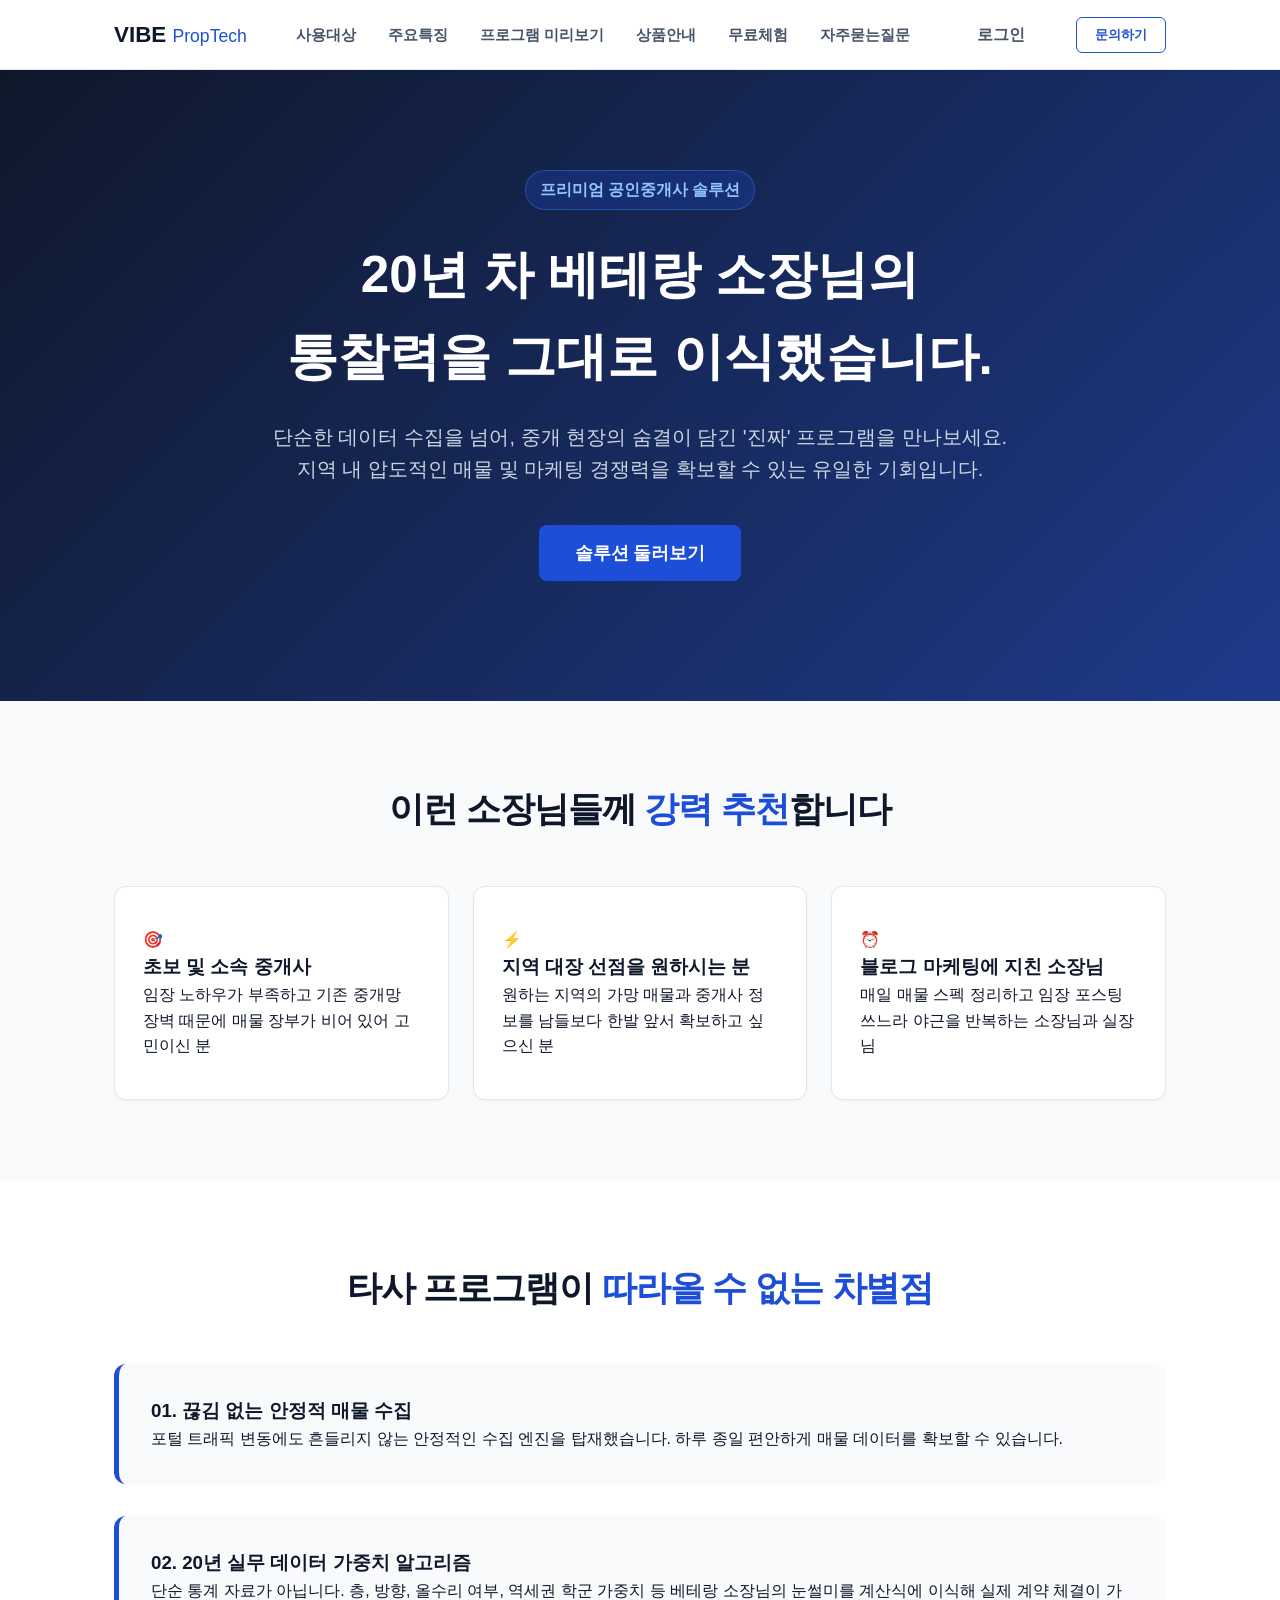
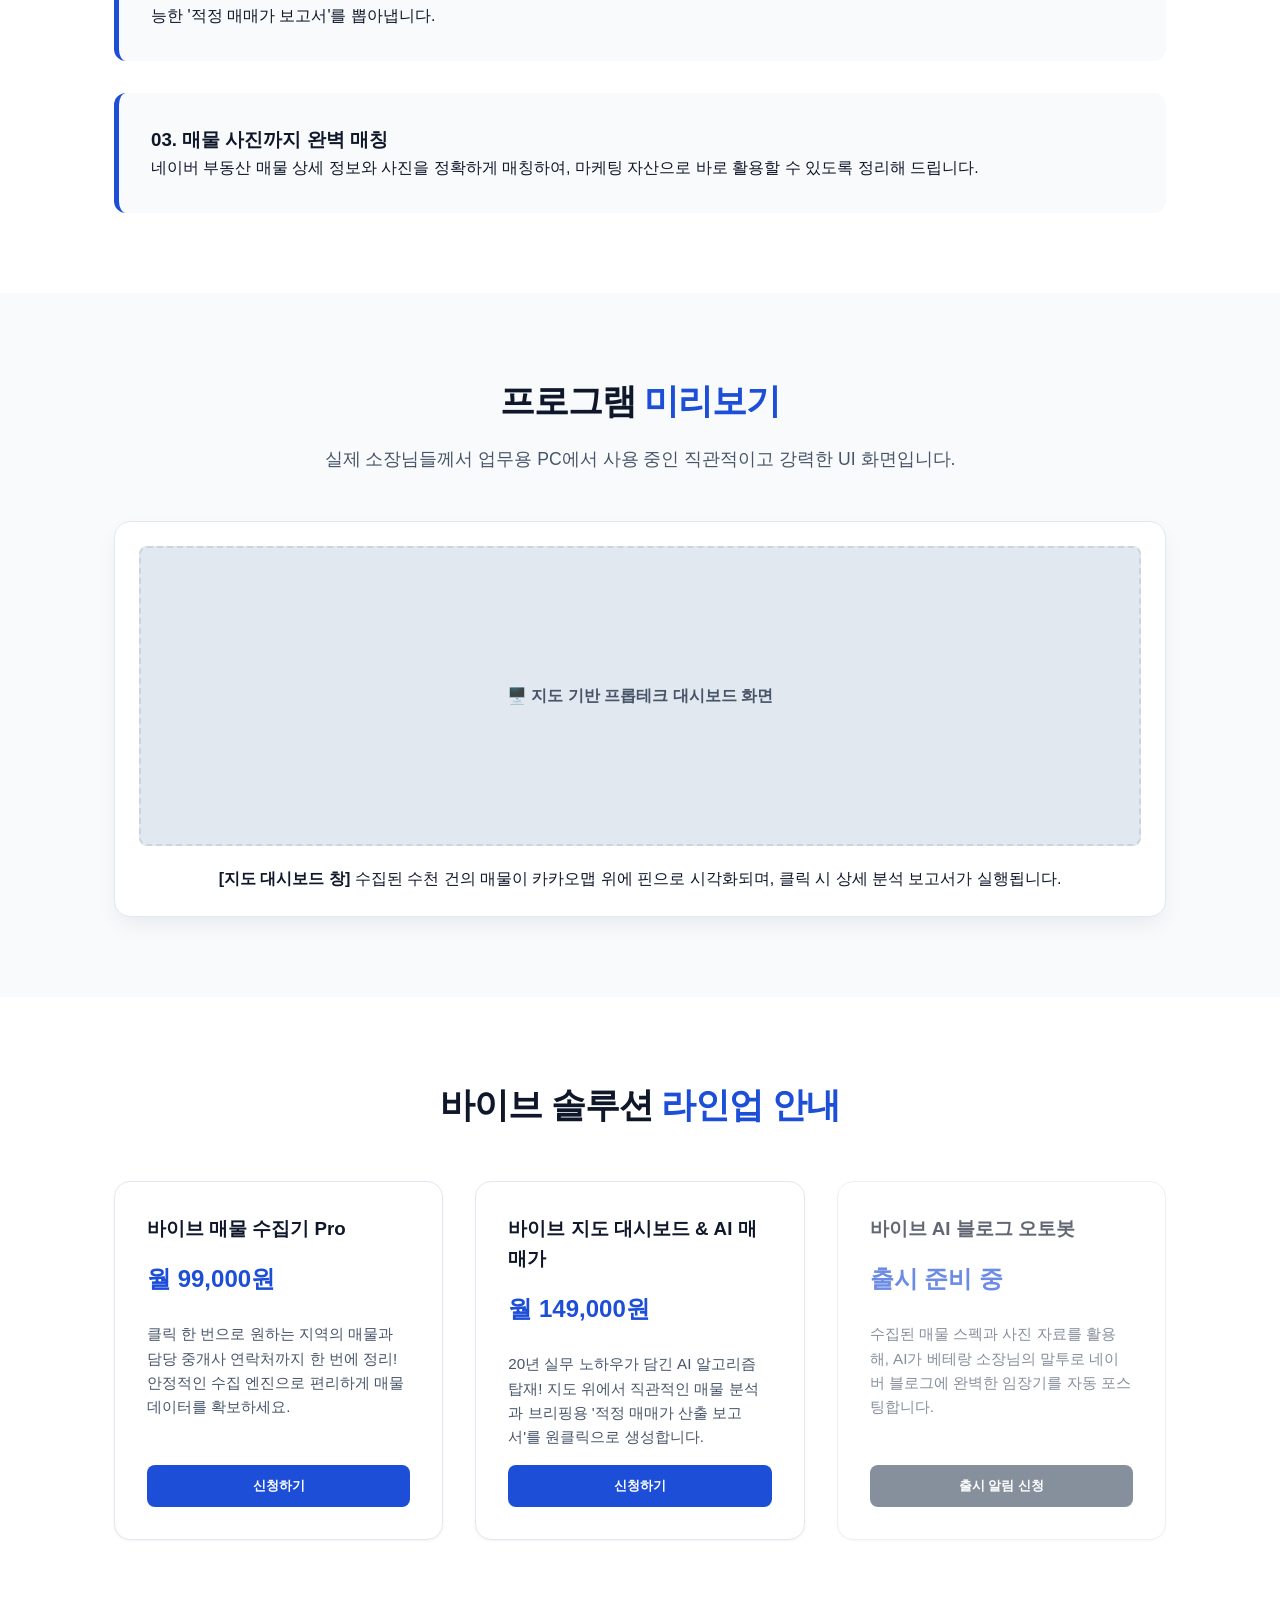
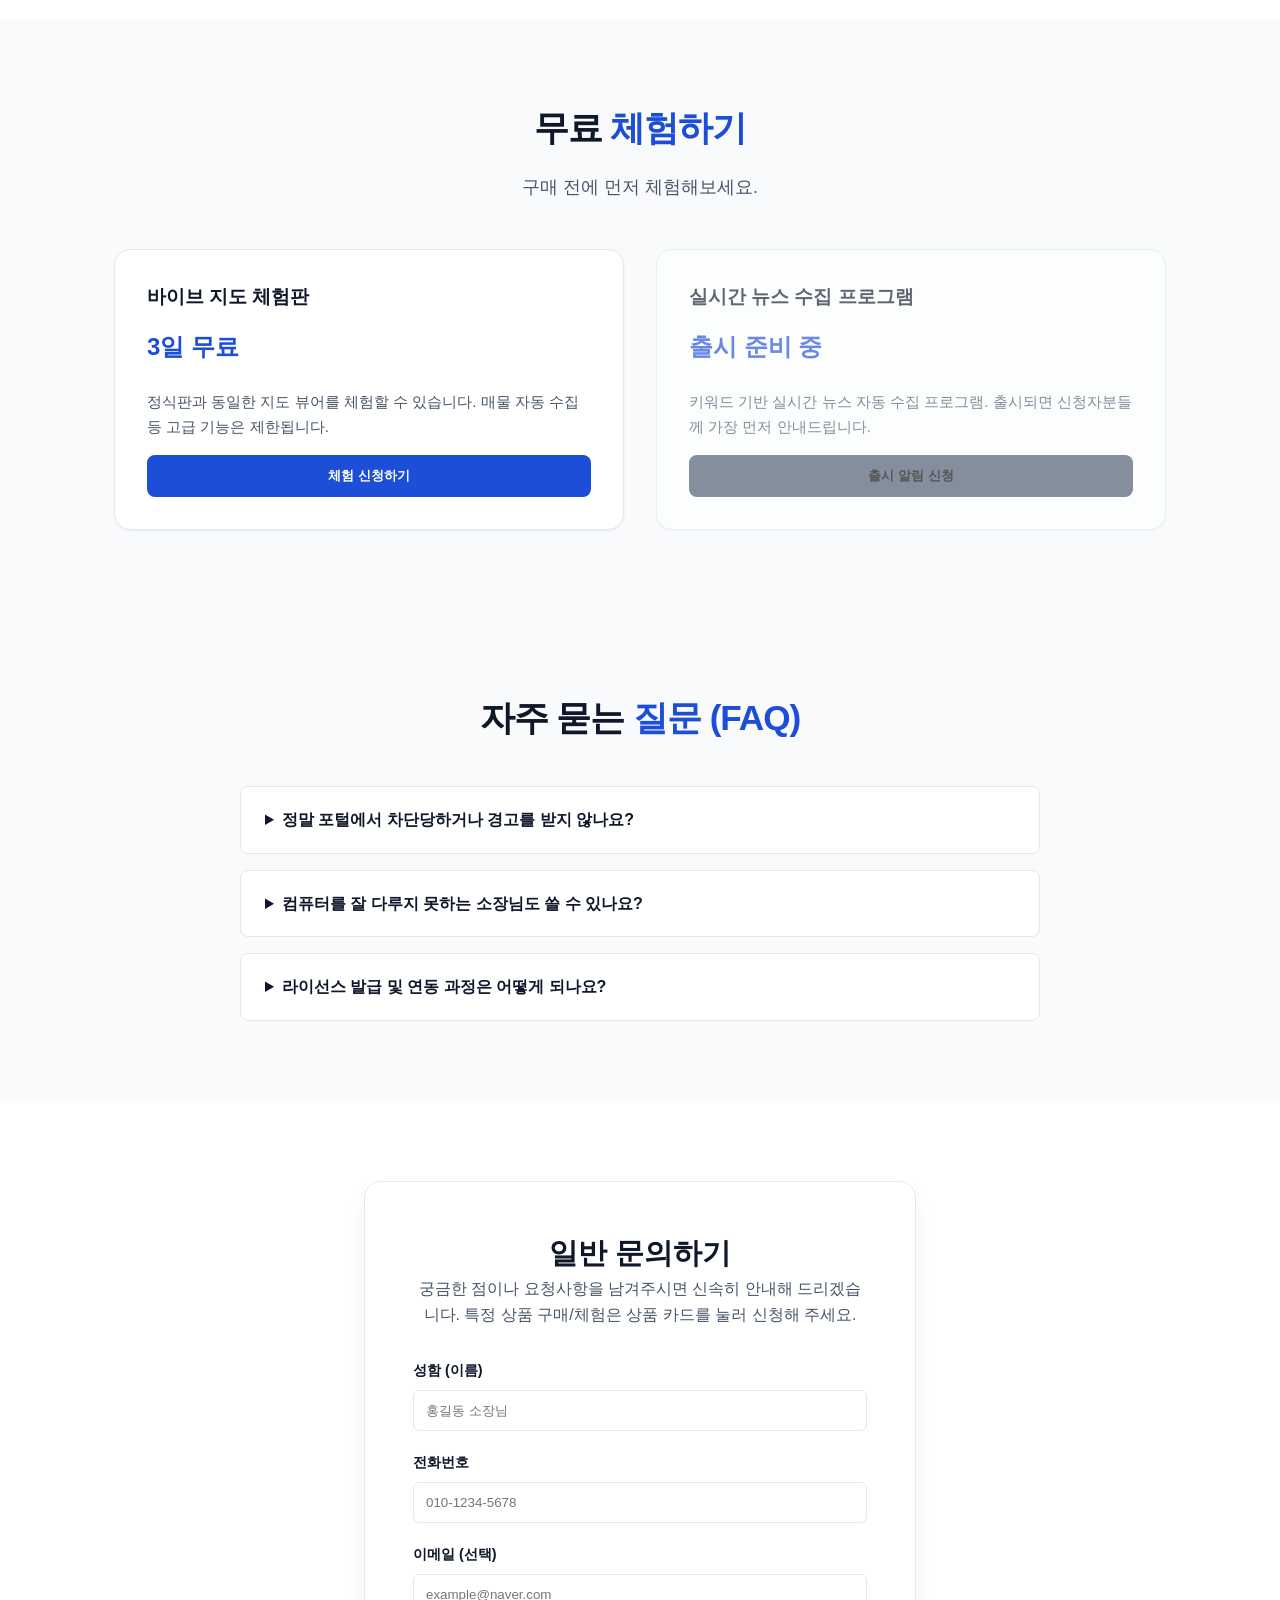
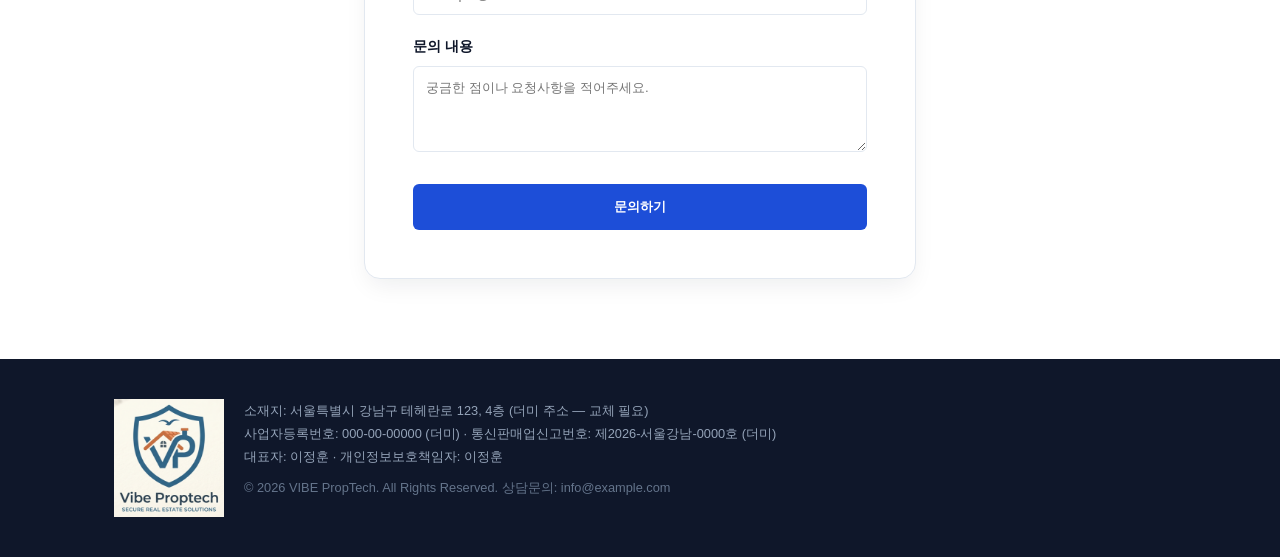
<file: index.html>
<!DOCTYPE html>
<html lang="ko">
<head>
  <meta charset="UTF-8">
  <meta name="viewport" content="width=device-width, initial-scale=1.0">
  <title>바이브 프롭테크 솔루션 — 공인중개사 전용 프로그램</title>
  <link rel="stylesheet" href="assets/style.css">
</head>
<body>
  <nav class="navbar">
    <div class="container nav-container">
      <a href="#" class="nav-logo">VIBE <span>PropTech</span></a>
      <ul class="nav-menu">
        <li><a href="#target">사용대상</a></li>
        <li><a href="#features">주요특징</a></li>
        <li><a href="#preview">프로그램 미리보기</a></li>
        <li><a href="#products">상품안내</a></li>
        <li><a href="#trials">무료체험</a></li>
        <li><a href="#faq">자주묻는질문</a></li>
      </ul>
      <a href="login.html" id="navAuthLink" class="btn-nav" style="border:none; color:var(--muted); margin-right:-16px;">로그인</a>
      <button onclick="document.getElementById('apply-form').scrollIntoView({behavior: 'smooth'})" class="btn-nav">문의하기</button>
    </div>
  </nav>

  <header class="hero">
    <div class="container hero-container">
      <span class="badge">프리미엄 공인중개사 솔루션</span>
      <h1>20년 차 베테랑 소장님의<br>통찰력을 그대로 이식했습니다.</h1>
      <p>단순한 데이터 수집을 넘어, 중개 현장의 숨결이 담긴 '진짜' 프로그램을 만나보세요.<br>지역 내 압도적인 매물 및 마케팅 경쟁력을 확보할 수 있는 유일한 기회입니다.</p>
      <button onclick="document.getElementById('products').scrollIntoView({behavior: 'smooth'})" class="btn-primary">솔루션 둘러보기</button>
    </div>
  </header>

  <section id="target" class="section bg-light">
    <div class="container text-center">
      <h2 class="section-title">이런 소장님들께 <span>강력 추천</span>합니다</h2>
      <div class="target-grid">
        <div class="target-card">
          <div class="target-icon">🎯</div>
          <h3>초보 및 소속 중개사</h3>
          <p>임장 노하우가 부족하고 기존 중개망 장벽 때문에 매물 장부가 비어 있어 고민이신 분</p>
        </div>
        <div class="target-card">
          <div class="target-icon">⚡</div>
          <h3>지역 대장 선점을 원하시는 분</h3>
          <p>원하는 지역의 가망 매물과 중개사 정보를 남들보다 한발 앞서 확보하고 싶으신 분</p>
        </div>
        <div class="target-card">
          <div class="target-icon">⏰</div>
          <h3>블로그 마케팅에 지친 소장님</h3>
          <p>매일 매물 스펙 정리하고 임장 포스팅 쓰느라 야근을 반복하는 소장님과 실장님</p>
        </div>
      </div>
    </div>
  </section>

  <section id="features" class="section">
    <div class="container">
      <h2 class="section-title text-center">타사 프로그램이 <span>따라올 수 없는 차별점</span></h2>
      <div class="feature-row">
        <div class="feature-item">
          <h3>01. 끊김 없는 안정적 매물 수집</h3>
          <p>포털 트래픽 변동에도 흔들리지 않는 안정적인 수집 엔진을 탑재했습니다. 하루 종일 편안하게 매물 데이터를 확보할 수 있습니다.</p>
        </div>
        <div class="feature-item">
          <h3>02. 20년 실무 데이터 가중치 알고리즘</h3>
          <p>단순 통계 자료가 아닙니다. 층, 방향, 올수리 여부, 역세권 학군 가중치 등 베테랑 소장님의 눈썰미를 계산식에 이식해 실제 계약 체결이 가능한 '적정 매매가 보고서'를 뽑아냅니다.</p>
        </div>
        <div class="feature-item">
          <h3>03. 매물 사진까지 완벽 매칭</h3>
          <p>네이버 부동산 매물 상세 정보와 사진을 정확하게 매칭하여, 마케팅 자산으로 바로 활용할 수 있도록 정리해 드립니다.</p>
        </div>
      </div>
    </div>
  </section>

  <section id="preview" class="section bg-light">
    <div class="container text-center">
      <h2 class="section-title">프로그램 <span>미리보기</span></h2>
      <p class="section-subtitle">실제 소장님들께서 업무용 PC에서 사용 중인 직관적이고 강력한 UI 화면입니다.</p>
      <div class="preview-container">
        <div class="preview-box">
          <div class="preview-img-placeholder">🖥️ 지도 기반 프롭테크 대시보드 화면</div>
          <p><strong>[지도 대시보드 창]</strong> 수집된 수천 건의 매물이 카카오맵 위에 핀으로 시각화되며, 클릭 시 상세 분석 보고서가 실행됩니다.</p>
        </div>
      </div>
    </div>
  </section>

  <section id="products" class="section">
    <div class="container">
      <h2 class="section-title text-center">바이브 솔루션 <span>라인업 안내</span></h2>
      <div id="product-grid" class="product-grid">
        <p class="loading">상품 목록을 불러오는 중입니다...</p>
      </div>
    </div>
  </section>

  <section id="trials" class="section bg-light">
    <div class="container">
      <h2 class="section-title text-center">무료 <span>체험하기</span></h2>
      <p class="section-subtitle text-center">구매 전에 먼저 체험해보세요.</p>
      <div class="product-grid">
        <div class="product-card">
          <h3>바이브 지도 체험판</h3>
          <div class="price-tag">3일 무료</div>
          <p class="desc">정식판과 동일한 지도 뷰어를 체험할 수 있습니다. 매물 자동 수집 등 고급 기능은 제한됩니다.</p>
          <button type="button" class="btn-card btn-card-primary" onclick="location.href='trial.html?key=trial_map'">체험 신청하기</button>
        </div>
        <div class="product-card pending">
          <h3>실시간 뉴스 수집 프로그램</h3>
          <div class="price-tag">출시 준비 중</div>
          <p class="desc">키워드 기반 실시간 뉴스 자동 수집 프로그램. 출시되면 신청자분들께 가장 먼저 안내드립니다.</p>
          <button type="button" class="btn-card" onclick="location.href='trial.html?key=trial_news'">출시 알림 신청</button>
        </div>
      </div>
    </div>
  </section>

  <section id="faq" class="section bg-light">
    <div class="container">
      <h2 class="section-title text-center">자주 묻는 <span>질문 (FAQ)</span></h2>
      <div class="faq-list">
        <details class="faq-item">
          <summary>정말 포털에서 차단당하거나 경고를 받지 않나요?</summary>
          <div class="faq-content"><p>바이브 솔루션은 안정적인 수집 구조로 설계되어 있어 일반적인 사용 환경에서 편안하게 이용하실 수 있습니다. 다만 포털 정책은 수시로 변경될 수 있어 100% 무제한을 보장드리긴 어렵고, 안정성을 지속적으로 개선해 나가고 있습니다.</p></div>
        </details>
        <details class="faq-item">
          <summary>컴퓨터를 잘 다루지 못하는 소장님도 쓸 수 있나요?</summary>
          <div class="faq-content"><p>복잡한 코딩이나 빌드 과정 없이, 설치 파일 실행 한 번으로 바로 구동되는 <strong>원클릭 실행 파일(.exe)</strong> 형태로 제공됩니다. 원격 제어로 초기 세팅을 완벽하게 도와드립니다.</p></div>
        </details>
        <details class="faq-item">
          <summary>라이선스 발급 및 연동 과정은 어떻게 되나요?</summary>
          <div class="faq-content"><p>원하시는 상품의 "구매하기" 버튼을 눌러 입금자명과 연락처를 남겨주시면, 입금 확인 후 대표님 고유의 라이선스가 발급되며 프로그램 로그인 창에 입력하시는 즉시 활성화됩니다.</p></div>
        </details>
      </div>
    </div>
  </section>

  <section id="apply-form" class="section">
    <div class="container max-w-md">
      <div class="form-box">
        <h2>일반 문의하기</h2>
        <p>궁금한 점이나 요청사항을 남겨주시면 신속히 안내해 드리겠습니다. 특정 상품 구매/체험은 상품 카드를 눌러 신청해 주세요.</p>
        <form id="applyForm" novalidate>
          <div class="field"><label for="name">성함 (이름)</label><input type="text" id="name" required placeholder="홍길동 소장님"></div>
          <div class="field"><label for="phone">전화번호</label><input type="tel" id="phone" required placeholder="010-1234-5678"></div>
          <div class="field"><label for="email">이메일 (선택)</label><input type="email" id="email" placeholder="example@naver.com"></div>
          <div class="field"><label for="memo">문의 내용</label><textarea id="memo" rows="4" required placeholder="궁금한 점이나 요청사항을 적어주세요."></textarea></div>
          <p id="formMessage" class="form-message" role="status"></p>
          <button type="submit" id="submitBtn" class="btn-submit">문의하기</button>
        </form>
      </div>
    </div>
  </section>

  <footer class="site-footer" id="siteFooter"></footer>
  <script src="assets/app.js"></script>
</body>
</html>
</file>
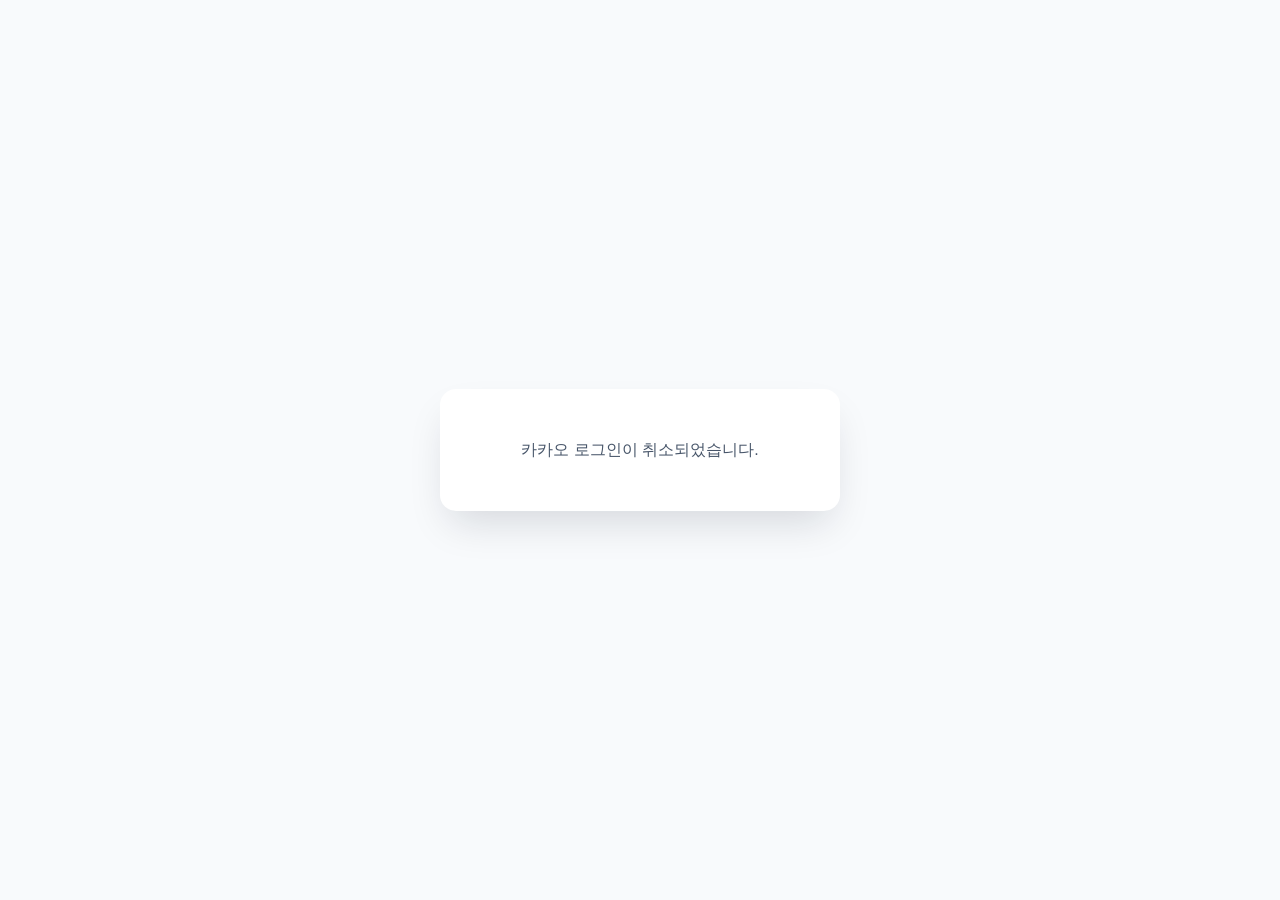
<file: kakao-callback.html>
<!DOCTYPE html>
<html lang="ko">
<head>
  <meta charset="UTF-8">
  <meta name="viewport" content="width=device-width, initial-scale=1.0">
  <title>바이브 프롭테크 솔루션 — 카카오 로그인 처리 중</title>
  <link rel="stylesheet" href="assets/style.css">
</head>
<body class="bg-light login-body">
  <div class="login-container">
    <div class="auth-card">
      <div class="auth-card-body" style="text-align:center; padding-top: 48px; padding-bottom: 48px;">
        <p id="callbackMessage" class="loading">카카오 로그인 처리 중입니다...</p>
      </div>
    </div>
  </div>
  <script src="assets/app.js"></script>
</body>
</html>
</file>
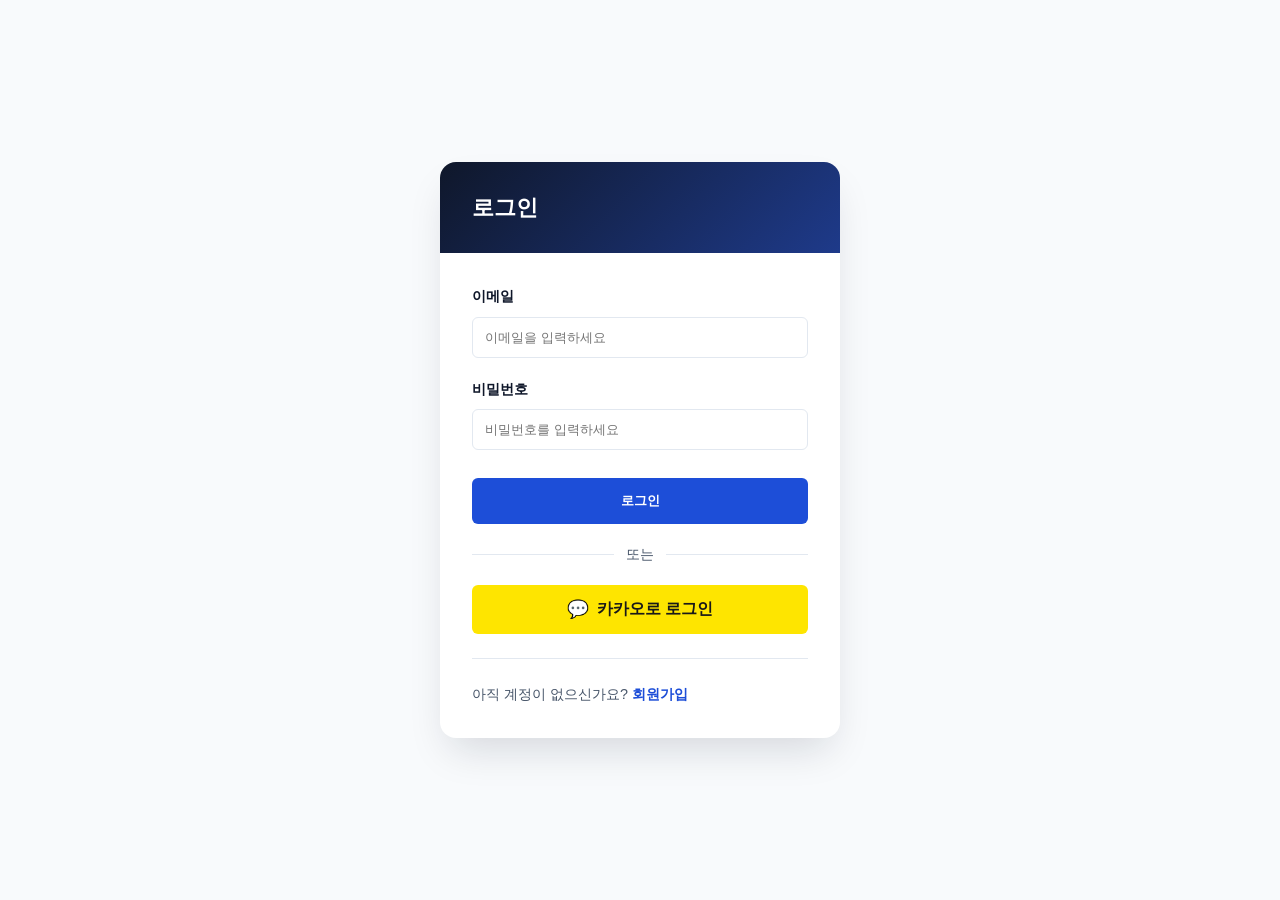
<file: link.html>
<!DOCTYPE html>
<html lang="ko">
<head>
  <meta charset="UTF-8">
  <meta name="viewport" content="width=device-width, initial-scale=1.0">
  <title>바이브 프롭테크 솔루션 — 계정 연결</title>
  <link rel="stylesheet" href="assets/style.css">
</head>
<body class="bg-light login-body">
  <div class="login-container">
    <div class="auth-card">
      <div class="auth-card-header">
        <h2>거의 다 됐습니다</h2>
      </div>
      <div class="auth-card-body">
        <p class="login-desc"><span id="linkNickname">고객</span>님, 반갑습니다.<br>이전에 구매하신 라이선스가 있다면 전화번호로 연결하고, 처음이시면 새 계정을 만들어 주세요.</p>

        <form id="linkForm">
          <div class="field"><label for="phone">전화번호</label><input type="tel" id="phone" required placeholder="010-1234-5678"></div>
          <button type="submit" class="btn-submit" style="margin-top: 8px;">기존 라이선스와 연결하기</button>
        </form>
        <p id="linkMessage" class="form-message" role="status"></p>

        <div class="auth-divider"><span>또는</span></div>

        <button type="button" id="kakaoSignupNewBtn" class="btn-outline-accent" style="width:100%; padding:14px;">새 계정으로 가입하기</button>
        <p id="newAccountMessage" class="form-message" role="status"></p>

        <div class="login-footer-links">
          <span>아직 라이선스가 없으신가요?</span> <a href="index.html#apply-form">솔루션 신청</a>
        </div>
      </div>
    </div>
  </div>
  <script src="assets/app.js"></script>
</body>
</html>
</file>
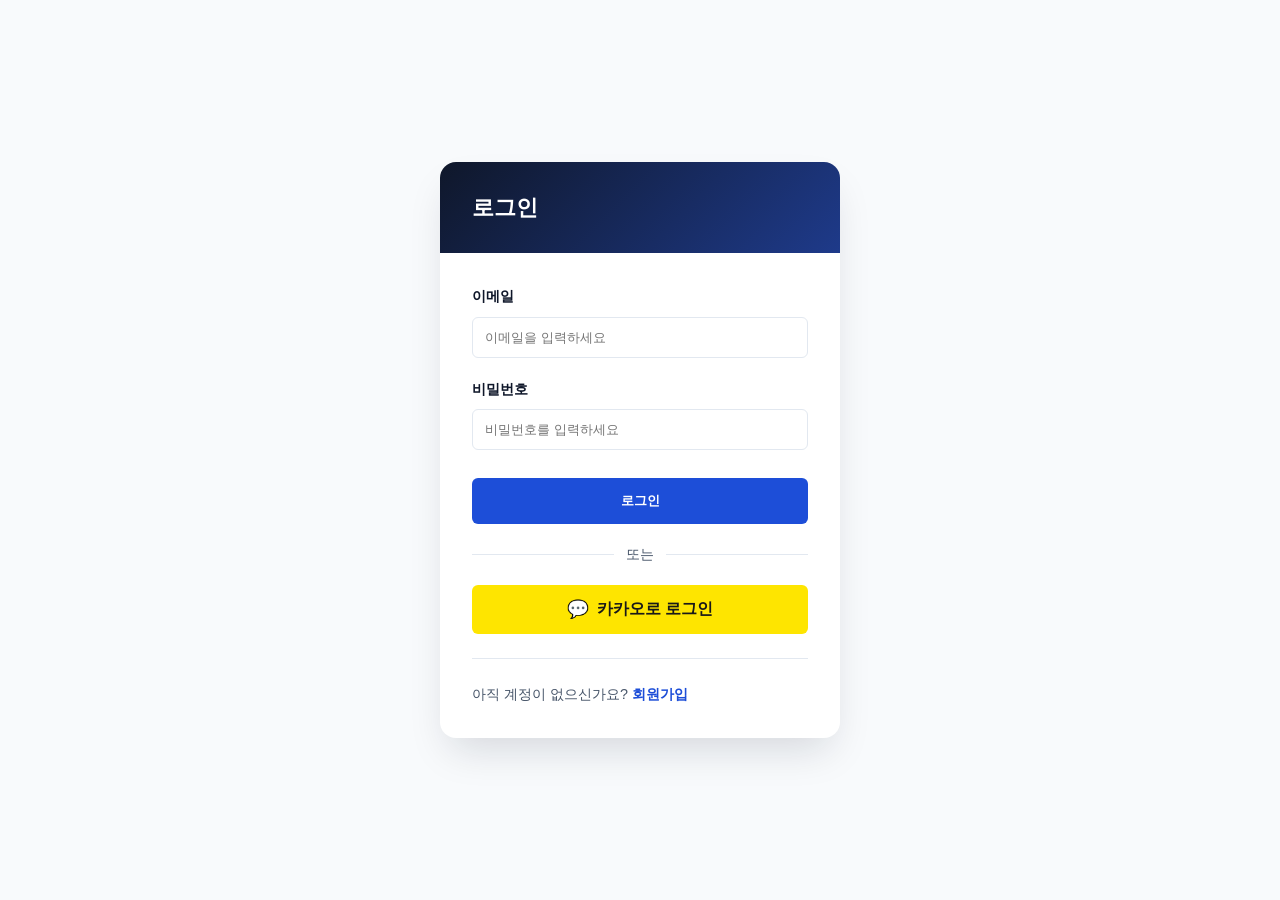
<file: login.html>
<!DOCTYPE html>
<html lang="ko">
<head>
  <meta charset="UTF-8">
  <meta name="viewport" content="width=device-width, initial-scale=1.0">
  <title>바이브 프롭테크 솔루션 — 로그인</title>
  <link rel="stylesheet" href="assets/style.css">
</head>
<body class="bg-light login-body">
  <div class="login-container">
    <div class="auth-card">
      <div class="auth-card-header">
        <h2>로그인</h2>
      </div>
      <div class="auth-card-body">
        <form id="loginForm">
          <div class="field"><label for="email">이메일</label><input type="email" id="email" required placeholder="이메일을 입력하세요"></div>
          <div class="field"><label for="password">비밀번호</label><input type="password" id="password" required placeholder="비밀번호를 입력하세요"></div>

          <p id="loginMessage" class="form-message" role="status"></p>

          <button type="submit" id="loginBtn" class="btn-submit" style="margin-top: 8px;">로그인</button>
        </form>

        <div class="auth-divider"><span>또는</span></div>

        <button type="button" id="kakaoLoginBtn" class="btn-kakao">
          <span class="kakao-icon">💬</span> 카카오로 로그인
        </button>

        <div class="login-footer-links">
          <span>아직 계정이 없으신가요?</span> <a href="signup.html">회원가입</a>
        </div>
      </div>
    </div>
  </div>
  <script src="assets/app.js"></script>
</body>
</html>
</file>
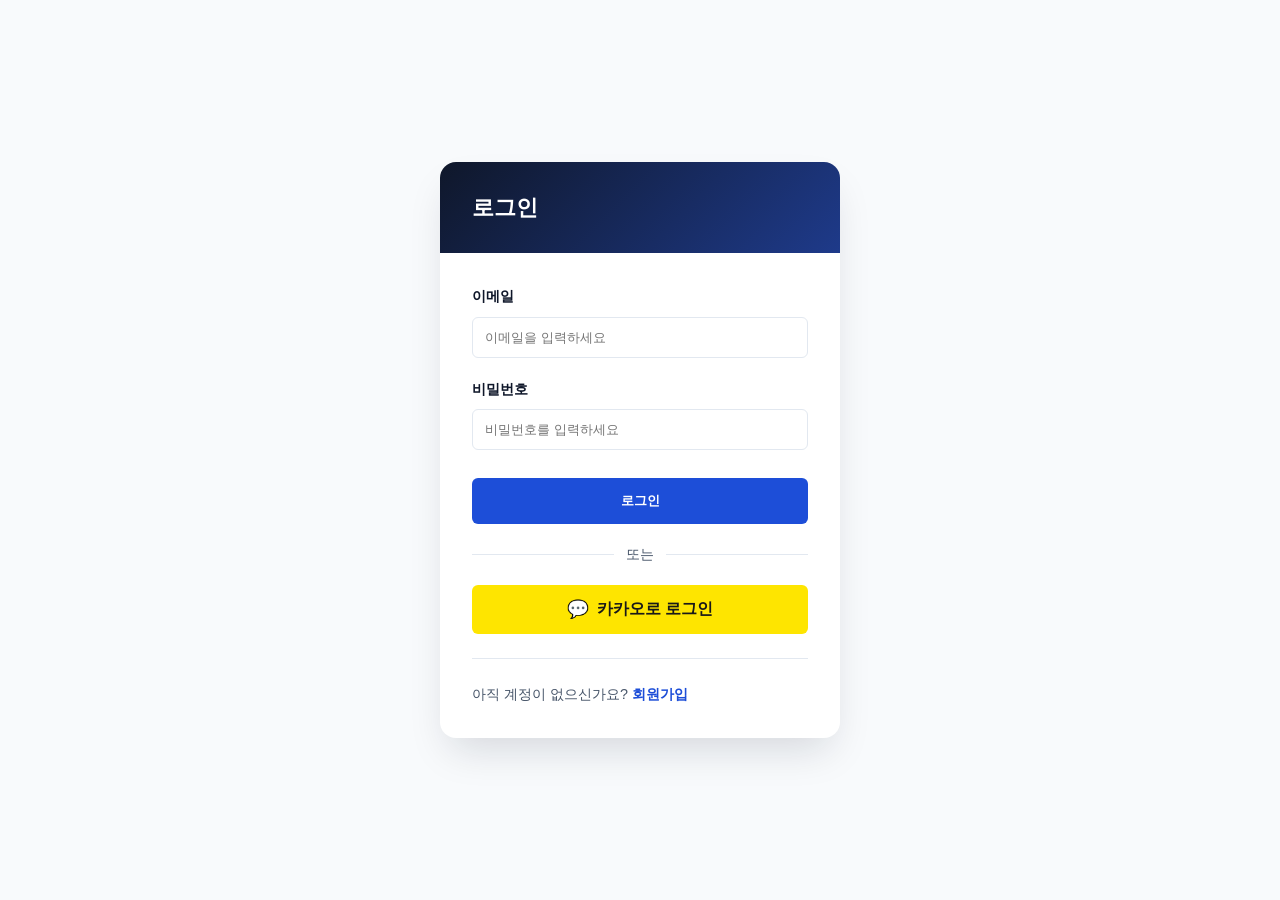
<file: mypage.html>
<!DOCTYPE html>
<html lang="ko">
<head>
  <meta charset="UTF-8">
  <meta name="viewport" content="width=device-width, initial-scale=1.0">
  <title>바이브 프롭테크 솔루션 — 마이페이지</title>
  <link rel="stylesheet" href="assets/style.css">
</head>
<body class="bg-light">
  <nav class="navbar"><div class="container nav-container"><a href="index.html" class="nav-logo">VIBE <span>PropTech</span></a></div></nav>
  <div class="container mypage-wrapper">
    <aside class="mypage-sidebar">
      <div class="profile-box">
        <div class="avatar" id="sidebarAvatar">-</div>
        <div class="profile-info"><strong id="sidebarName">-</strong><span id="sidebarLoginId">-</span></div>
      </div>
      <ul class="mypage-menu">
        <li><a href="mypage.html" class="active">🎁 구독 및 라이선스 관리</a></li>
        <li><a href="profile.html">⚙️ 내 정보 수정</a></li>
      </ul>
      <div class="mypage-logout"><a href="#" id="logoutLink">로그아웃</a></div>
    </aside>
    <main class="mypage-content">
      <h2 class="mypage-title">구독 및 라이선스 관리</h2>
      <div id="mypage-portal" class="mypage-card">
        <p class="loading">불러오는 중입니다...</p>
      </div>
    </main>
  </div>
  <script src="assets/app.js"></script>
</body>
</html>
</file>
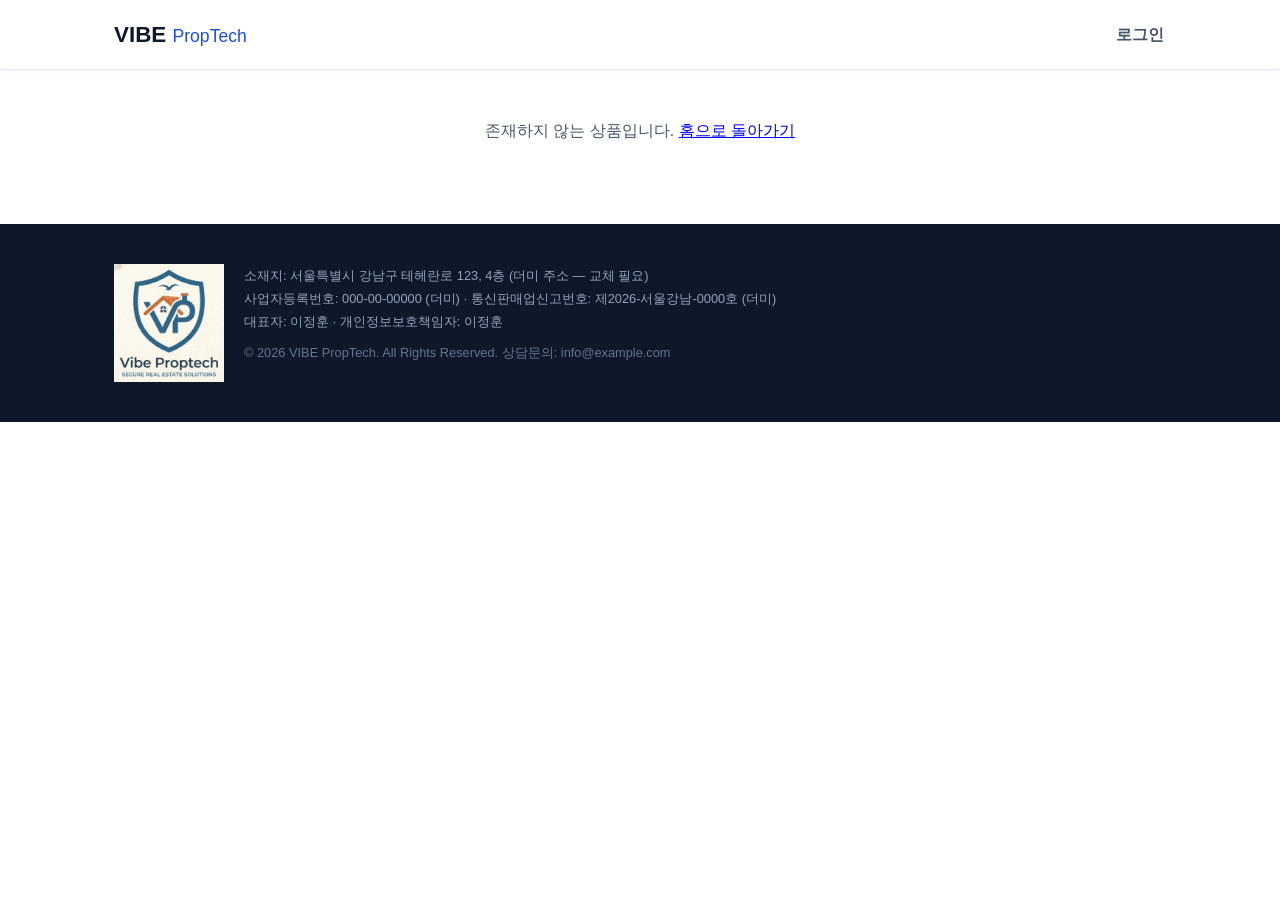
<file: product.html>
<!DOCTYPE html>
<html lang="ko">
<head>
  <meta charset="UTF-8">
  <meta name="viewport" content="width=device-width, initial-scale=1.0">
  <title>바이브 프롭테크 솔루션 — 상품 상세</title>
  <link rel="stylesheet" href="assets/style.css">
</head>
<body>
  <nav class="navbar">
    <div class="container nav-container">
      <a href="index.html" class="nav-logo">VIBE <span>PropTech</span></a>
      <a href="login.html" id="navAuthLink" class="btn-nav" style="border:none; color:var(--muted); margin-right:-16px;">로그인</a>
    </div>
  </nav>

  <main class="container" style="max-width: 760px; padding-top: 48px; padding-bottom: 80px;">
    <div id="product-detail">
      <p class="loading">불러오는 중입니다...</p>
    </div>
  </main>

  <!-- 구매 모달 -->
  <div id="purchaseModalOverlay" class="modal-overlay" style="display:none;">
    <div class="modal-box">
      <div class="modal-header">
        <h2 id="purchaseModalTitle">프로그램 구매</h2>
        <button type="button" id="purchaseModalClose" class="modal-close">&times;</button>
      </div>
      <div class="modal-body">
        <div class="modal-summary">
          <h3 id="purchaseProductName">-</h3>
          <div class="modal-summary-row"><span>이용 기간</span><span id="purchasePeriod">-</span></div>
          <div class="modal-summary-row"><span>결제 금액</span><strong id="purchasePrice">-</strong></div>
        </div>

        <form id="purchaseForm">
          <div class="field">
            <label for="purchaseName">입금자명 *</label>
            <input type="text" id="purchaseName" required placeholder="실제 입금하실 때 사용할 이름을 입력해주세요">
          </div>
          <div class="field">
            <label for="purchasePhone">연락처 *</label>
            <input type="tel" id="purchasePhone" required placeholder="010-1234-5678">
            <span class="field-hint">입금 확인 및 프로그램 안내를 위해 필요합니다.</span>
          </div>

          <div class="bank-notice-box">
            <h4>🏦 무통장 입금 안내</h4>
            <div class="modal-summary-row"><span>은행명</span><span id="purchaseBankName">-</span></div>
            <div class="modal-summary-row"><span>계좌번호</span><strong id="purchaseBankAccount">-</strong></div>
            <div class="modal-summary-row"><span>예금주</span><span id="purchaseBankHolder">-</span></div>
            <p class="bank-notice-text">입금 확인은 영업일 기준 순차적으로 진행되며, 완료 시 등록하신 연락처로 안내드립니다.</p>
          </div>

          <p id="purchaseMessage" class="form-message" role="status"></p>

          <div class="modal-actions">
            <button type="button" id="purchaseCancelBtn" class="btn-outline-accent">취소</button>
            <button type="submit" id="purchaseSubmitBtn" class="btn-submit">구매하기</button>
          </div>
        </form>
      </div>
    </div>
  </div>

  <footer class="site-footer" id="siteFooter"></footer>
  <script src="assets/app.js"></script>
</body>
</html>
</file>
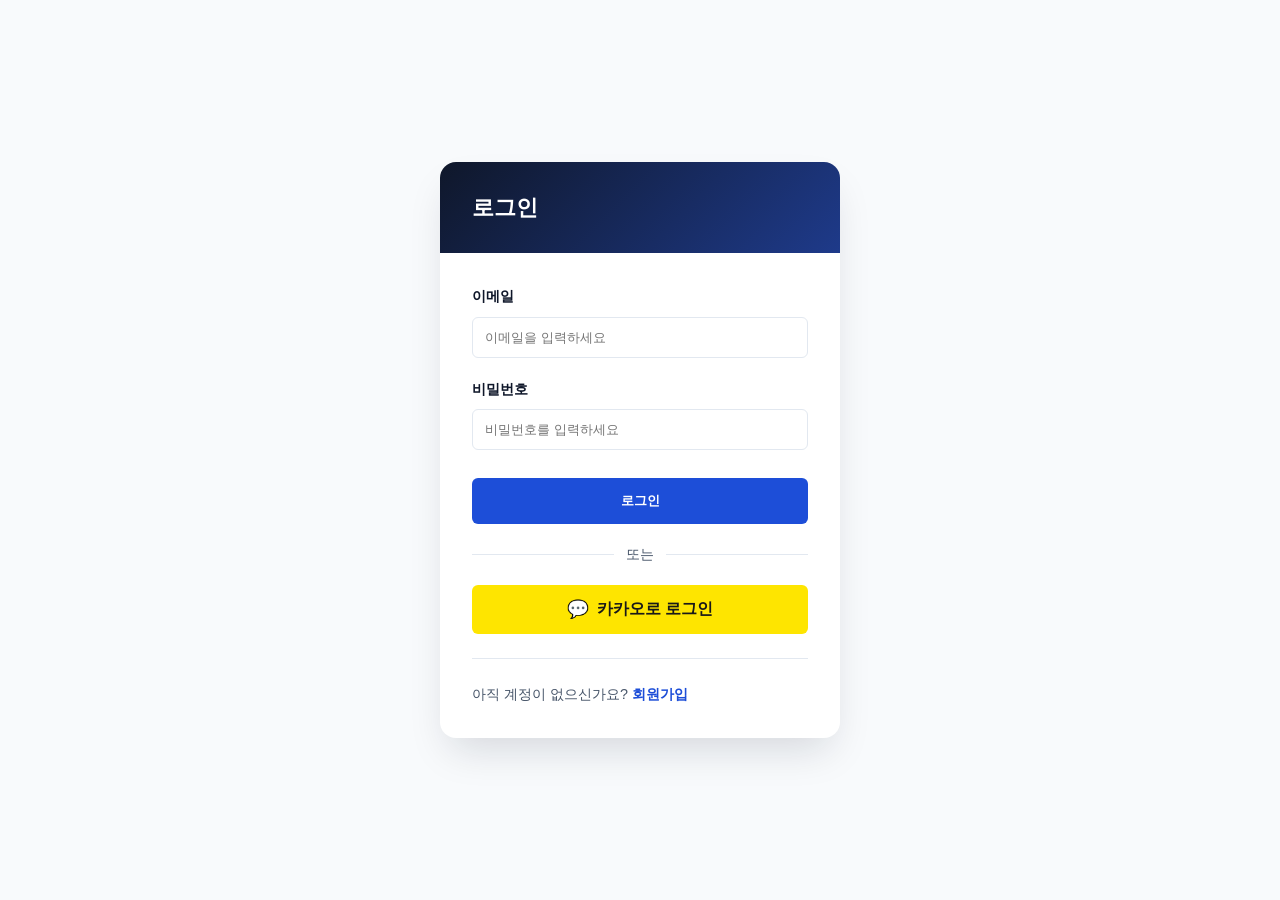
<file: profile.html>
<!DOCTYPE html>
<html lang="ko">
<head>
  <meta charset="UTF-8">
  <meta name="viewport" content="width=device-width, initial-scale=1.0">
  <title>바이브 프롭테크 솔루션 — 내 정보 수정</title>
  <link rel="stylesheet" href="assets/style.css">
</head>
<body class="bg-light">
  <nav class="navbar"><div class="container nav-container"><a href="index.html" class="nav-logo">VIBE <span>PropTech</span></a></div></nav>
  <div class="container mypage-wrapper">
    <aside class="mypage-sidebar">
      <div class="profile-box">
        <div class="avatar" id="sidebarAvatar">-</div>
        <div class="profile-info"><strong id="sidebarName">-</strong><span id="sidebarLoginId">-</span></div>
      </div>
      <ul class="mypage-menu">
        <li><a href="mypage.html">🎁 구독 및 라이선스 관리</a></li>
        <li><a href="profile.html" class="active">⚙️ 내 정보 수정</a></li>
      </ul>
      <div class="mypage-logout"><a href="#" id="logoutLink">로그아웃</a></div>
    </aside>
    <main class="mypage-content">
      <h2 class="mypage-title">개인정보 및 설정</h2>
      <div id="profile-portal" class="mypage-card">
        <p class="loading">불러오는 중입니다...</p>
      </div>
    </main>
  </div>
  <script src="assets/app.js"></script>
</body>
</html>
</file>
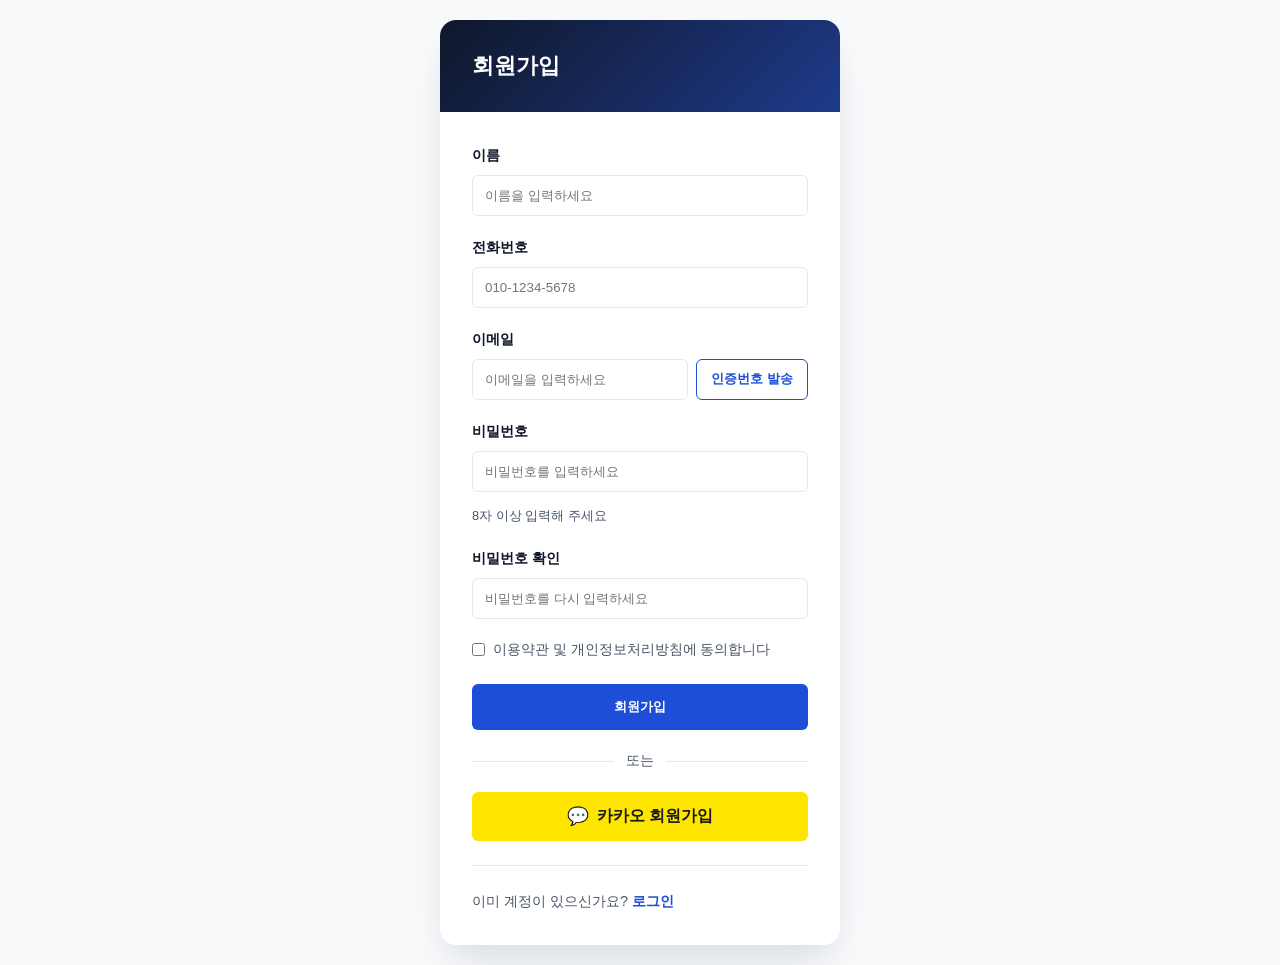
<file: signup.html>
<!DOCTYPE html>
<html lang="ko">
<head>
  <meta charset="UTF-8">
  <meta name="viewport" content="width=device-width, initial-scale=1.0">
  <title>바이브 프롭테크 솔루션 — 회원가입</title>
  <link rel="stylesheet" href="assets/style.css">
</head>
<body class="bg-light login-body">
  <div class="login-container">
    <div class="auth-card">
      <div class="auth-card-header">
        <h2>회원가입</h2>
      </div>
      <div class="auth-card-body">
        <form id="signupForm">
          <div class="field"><label for="name">이름</label><input type="text" id="name" required placeholder="이름을 입력하세요"></div>
          <div class="field"><label for="phone">전화번호</label><input type="tel" id="phone" required placeholder="010-1234-5678"></div>

          <div class="field">
            <label for="email">이메일</label>
            <div class="field-with-btn">
              <input type="email" id="email" required placeholder="이메일을 입력하세요">
              <button type="button" id="sendCodeBtn" class="btn-outline-accent">인증번호 발송</button>
            </div>
          </div>

          <div class="field" id="codeField" style="display:none;">
            <label for="code">인증번호</label>
            <div class="field-with-btn">
              <input type="text" id="code" inputmode="numeric" maxlength="6" placeholder="6자리 인증번호">
              <button type="button" id="verifyCodeBtn" class="btn-outline-accent">확인</button>
            </div>
            <span id="codeStatus" class="field-hint"></span>
          </div>

          <div class="field">
            <label for="password">비밀번호</label>
            <input type="password" id="password" required placeholder="비밀번호를 입력하세요" minlength="8">
            <span class="field-hint">8자 이상 입력해 주세요</span>
          </div>
          <div class="field"><label for="passwordConfirm">비밀번호 확인</label><input type="password" id="passwordConfirm" required placeholder="비밀번호를 다시 입력하세요"></div>

          <label class="checkbox-row"><input type="checkbox" id="agreeTerms" required> 이용약관 및 개인정보처리방침에 동의합니다</label>

          <p id="signupMessage" class="form-message" role="status"></p>

          <button type="submit" id="signupBtn" class="btn-submit" style="margin-top: 8px;">회원가입</button>
        </form>

        <div class="auth-divider"><span>또는</span></div>

        <button type="button" id="kakaoSignupBtn" class="btn-kakao">
          <span class="kakao-icon">💬</span> 카카오 회원가입
        </button>

        <div class="login-footer-links">
          <span>이미 계정이 있으신가요?</span> <a href="login.html">로그인</a>
        </div>
      </div>
    </div>
  </div>
  <script src="assets/app.js"></script>
</body>
</html>
</file>
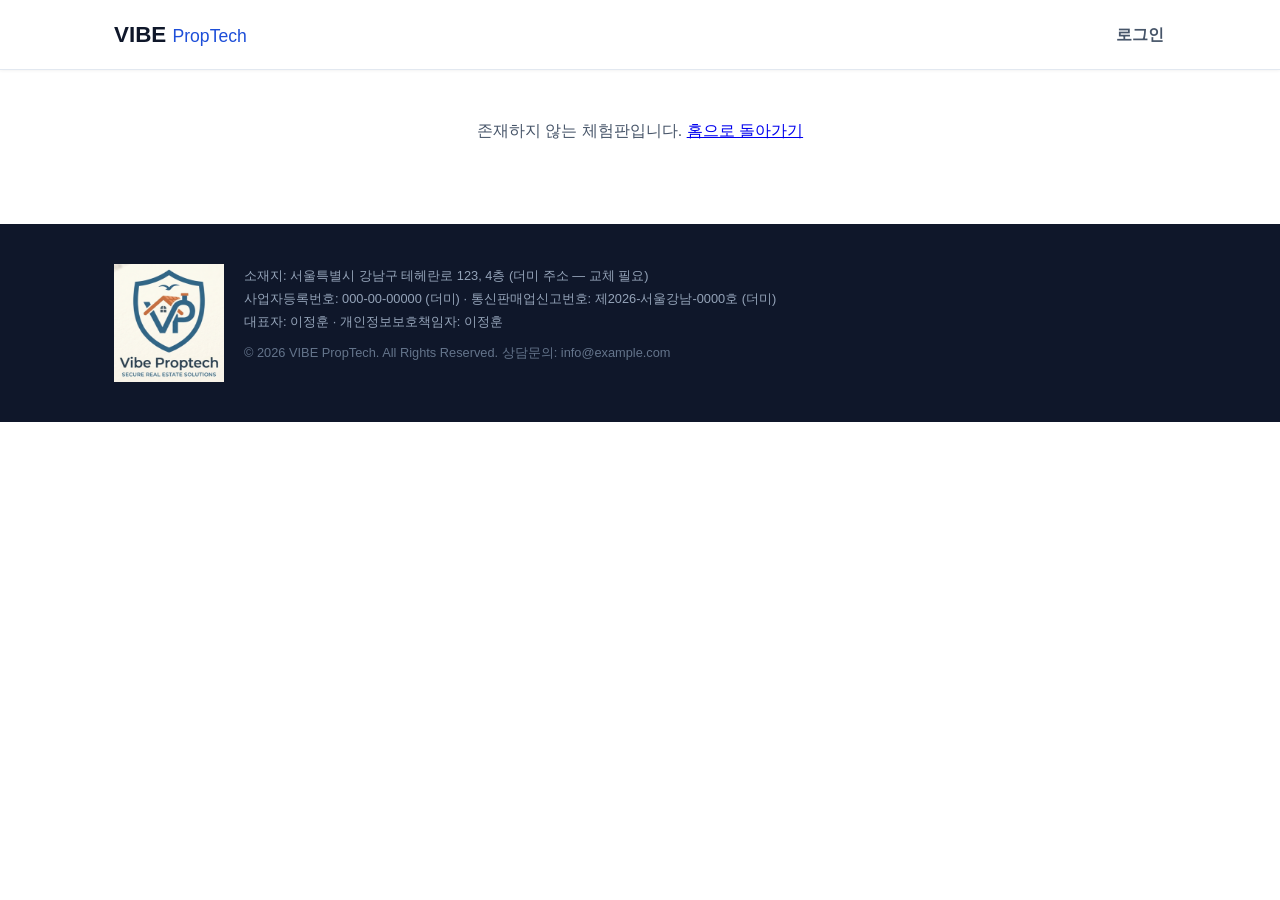
<file: trial.html>
<!DOCTYPE html>
<html lang="ko">
<head>
  <meta charset="UTF-8">
  <meta name="viewport" content="width=device-width, initial-scale=1.0">
  <title>바이브 프롭테크 솔루션 — 무료 체험 신청</title>
  <link rel="stylesheet" href="assets/style.css">
</head>
<body>
  <nav class="navbar">
    <div class="container nav-container">
      <a href="index.html" class="nav-logo">VIBE <span>PropTech</span></a>
      <a href="login.html" id="navAuthLink" class="btn-nav" style="border:none; color:var(--muted); margin-right:-16px;">로그인</a>
    </div>
  </nav>

  <main class="container" style="max-width: 640px; padding-top: 48px; padding-bottom: 80px;">
    <div id="trial-detail">
      <p class="loading">불러오는 중입니다...</p>
    </div>
  </main>

  <footer class="site-footer" id="siteFooter"></footer>
  <script src="assets/app.js"></script>
</body>
</html>
</file>
<file: assets/style.css>
:root {
  --ink: #0f172a; --muted: #475569; --bg: #f8fafc; --line: #e2e8f0;
  --accent: #1d4ed8; --accent-hover: #1e40af; --danger: #b91c1c; --success: #15803d;
  --shadow-sm: 0 1px 3px rgba(0,0,0,0.05); --shadow-md: 0 10px 25px -5px rgba(15, 23, 42, 0.08);
  --shadow-lg: 0 20px 40px -10px rgba(15, 23, 42, 0.15); --transition: all 0.3s cubic-bezier(0.4, 0, 0.2, 1);
}
* { box-sizing: border-box; margin: 0; padding: 0; }
html { scroll-behavior: smooth; font-family: 'Pretendard', sans-serif; color: var(--ink); background-color: #ffffff; }
body { padding-top: 70px; line-height: 1.6; }
.container { width: 100%; max-width: 1100px; margin: 0 auto; padding: 0 24px; }
.text-center { text-align: center; } .bg-light { background-color: var(--bg); }
.text-muted { color: var(--muted); }
.section { padding: 80px 0; }
.section-title { font-size: 2.2rem; font-weight: 800; margin-bottom: 16px; letter-spacing: -0.03em; }
.section-title span { color: var(--accent); } .section-subtitle { color: var(--muted); font-size: 1.1rem; margin-bottom: 48px; }
.navbar { position: fixed; top: 0; left: 0; right: 0; height: 70px; background: rgba(255, 255, 255, 0.95); backdrop-filter: blur(8px); border-bottom: 1px solid var(--line); z-index: 1000; box-shadow: var(--shadow-sm); }
.nav-container { display: flex; align-items: center; justify-content: space-between; height: 100%; }
.nav-logo { font-size: 1.4rem; font-weight: 800; color: var(--ink); text-decoration: none; }
.nav-logo span { color: var(--accent); font-weight: 500; font-size: 1.1rem; }
.nav-menu { display: flex; list-style: none; gap: 32px; }
.nav-menu a { text-decoration: none; color: var(--muted); font-weight: 600; font-size: 0.95rem; }
.nav-menu a:hover { color: var(--accent); }
.btn-nav { padding: 8px 18px; border-radius: 6px; border: 1px solid var(--accent); background: transparent; color: var(--accent); font-weight: 600; cursor: pointer; transition: var(--transition); text-decoration: none;}
.btn-nav:hover { background: var(--accent); color: #ffffff; }
.hero { background: linear-gradient(135deg, #0f172a 0%, #1e3a8a 100%); color: #ffffff; padding: 100px 0 120px; text-align: center; }
.hero-container { max-width: 800px; margin: 0 auto;}
.badge { display: inline-block; padding: 6px 14px; background: rgba(29, 78, 216, 0.25); border: 1px solid rgba(59, 130, 246, 0.4); color: #93c5fd; font-weight: 700; border-radius: 50px; margin-bottom: 24px;}
.hero h1 { font-size: 3.2rem; font-weight: 900; margin-bottom: 24px; } .hero p { font-size: 1.25rem; color: #cbd5e1; margin-bottom: 40px; }
.btn-primary { padding: 16px 36px; font-size: 1.1rem; font-weight: 700; background: var(--accent); color: white; border: none; border-radius: 8px; cursor: pointer; transition: var(--transition); }
.btn-primary:hover { background: var(--accent-hover); transform: translateY(-2px); box-shadow: 0 6px 20px rgba(29, 78, 216, 0.6); }
.target-grid { display: grid; grid-template-columns: repeat(auto-fit, minmax(300px, 1fr)); gap: 24px; margin-top: 48px; }
.target-card { background: white; padding: 40px 28px; border-radius: 12px; border: 1px solid var(--line); text-align: left; transition: var(--transition); box-shadow: var(--shadow-sm); }
.target-card:hover { transform: translateY(-8px); border-color: var(--accent); box-shadow: var(--shadow-lg); }
.feature-row { display: flex; flex-direction: column; gap: 32px; margin-top: 48px; }
.feature-item { background: var(--bg); padding: 32px; border-radius: 12px; border-left: 5px solid var(--accent); }
.preview-container { margin-top: 40px; background: white; padding: 24px; border-radius: 16px; border: 1px solid var(--line); box-shadow: var(--shadow-md); }
.preview-img-placeholder { height: 300px; background: #e2e8f0; border-radius: 8px; display: flex; align-items: center; justify-content: center; font-weight: 700; color: var(--muted); border: 2px dashed #cbd5e1; margin-bottom: 20px; }
.product-grid { display: grid; grid-template-columns: repeat(auto-fit, minmax(300px, 1fr)); gap: 32px; margin-top: 48px; }
.loading { color: var(--muted); text-align: center; grid-column: 1 / -1; }
.product-card { background: white; border: 1px solid var(--line); border-radius: 16px; padding: 32px; transition: var(--transition); box-shadow: var(--shadow-sm); display: flex; flex-direction: column; }
.product-card:hover { transform: translateY(-8px); border-color: var(--accent); box-shadow: var(--shadow-lg); }
.product-card.pending { opacity: 0.65; }
.product-card p.desc { color: var(--muted); font-size: 0.95rem; flex: 1; margin: 8px 0 16px; }
.price-tag { display: inline-block; font-size: 1.5rem; font-weight: 800; color: var(--accent); margin: 16px 0; }
.btn-card { width: 100%; padding: 12px 0; font-weight: 700; border-radius: 8px; cursor: pointer; border: none; }
.btn-card-primary { background: var(--accent); color: white; }
.product-card.pending .btn-card { background: var(--muted); }
.faq-list { max-width: 800px; margin: 40px auto 0; display: flex; flex-direction: column; gap: 16px; }
.faq-item { background: white; border: 1px solid var(--line); border-radius: 8px; overflow: hidden; }
.faq-item summary { padding: 20px 24px; font-weight: 700; cursor: pointer; }
.faq-content { padding: 0 24px 20px; color: var(--muted); font-size: 0.95rem; }
.max-w-md { max-width: 600px; margin: 0 auto; }
.form-box { background: white; border: 1px solid var(--line); padding: 48px; border-radius: 16px; box-shadow: var(--shadow-md); text-align: left;}
.form-box h2 { font-size: 1.8rem; font-weight: 800; text-align: center; } .form-box p { color: var(--muted); text-align: center; margin-bottom: 32px;}
.field { display: flex; flex-direction: column; gap: 8px; margin-bottom: 20px; }
.field label { font-weight: 700; font-size: 0.9rem; }
.field input, .field select, .field textarea { padding: 12px; border: 1px solid var(--line); border-radius: 6px; font-family: inherit; }
.btn-submit { width: 100%; padding: 14px; font-weight: 700; background: var(--accent); color: white; border: none; border-radius: 6px; cursor: pointer; }
.btn-submit:disabled { opacity: 0.6; cursor: default; }
.form-message { margin-bottom: 16px; font-size: 0.9rem; }
.form-message.success { color: var(--success); }
.form-message.error { color: var(--danger); }
.form-message.pending { color: var(--muted); }
.site-footer { background: #0f172a; color: #94a3b8; padding: 40px 0; }

/* Login */
.login-body { padding-top: 0 !important; display: flex; align-items: center; justify-content: center; min-height: 100vh; }
.login-container { width: 100%; max-width: 440px; padding: 20px; }
.login-box { background: #ffffff; border: 1px solid var(--line); border-radius: 16px; padding: 40px; box-shadow: var(--shadow-lg); text-align: center; }
.login-logo { font-size: 1.6rem; font-weight: 800; color: var(--ink); text-decoration: none; display: inline-block; margin-bottom: 24px; }
.login-logo span { color: var(--accent); font-weight: 500; }
.login-desc { color: var(--muted); margin-bottom: 24px; font-size: 0.95rem; }
.label-row { display: flex; justify-content: space-between; }
.login-link-sm { font-size: 0.8rem; color: var(--accent); text-decoration: none; font-weight: 600; }
.login-footer-links { margin-top: 24px; padding-top: 24px; border-top: 1px solid var(--line); font-size: 0.9rem; color: var(--muted); }
.login-footer-links a { color: var(--accent); font-weight: 600; text-decoration: none; }
.btn-kakao { width: 100%; padding: 14px; font-weight: 700; background: #FEE500; color: #191919; border: none; border-radius: 6px; cursor: pointer; font-size: 1rem; display: flex; align-items: center; justify-content: center; gap: 8px; }
.btn-kakao:disabled { opacity: 0.6; cursor: default; }
.kakao-icon { font-size: 1.1rem; }

.auth-card { background: #ffffff; border-radius: 16px; box-shadow: var(--shadow-lg); overflow: hidden; text-align: left; }
.auth-card-header { background: linear-gradient(135deg, #0f172a 0%, #1e3a8a 100%); color: #fff; padding: 28px 32px; }
.auth-card-header h2 { font-size: 1.4rem; font-weight: 800; }
.auth-card-body { padding: 32px; }
.field-with-btn { display: flex; gap: 8px; }
.field-with-btn input { flex: 1; }
.field-hint { display: block; margin-top: 6px; font-size: 0.8rem; color: var(--muted); }
.field-hint.success { color: var(--success); }
.field-hint.error { color: var(--danger); }
.checkbox-row { display: flex; align-items: center; gap: 8px; font-size: 0.85rem; color: var(--muted); margin: 16px 0; font-weight: 400; }
.checkbox-row input { width: auto; }
.auth-divider { display: flex; align-items: center; gap: 12px; margin: 20px 0; color: var(--muted); font-size: 0.85rem; }
.auth-divider::before, .auth-divider::after { content: ""; flex: 1; height: 1px; background: var(--line); }
.btn-outline-accent { border: 1px solid var(--accent); background: #fff; color: var(--accent); border-radius: 6px; padding: 10px 14px; font-weight: 700; cursor: pointer; white-space: nowrap; }
.btn-outline-accent:disabled { opacity: 0.6; cursor: default; }

/* Checkout */
.checkout-wrapper { padding: 80px 24px; display: flex; justify-content: center; }
.checkout-grid { display: grid; grid-template-columns: 1.2fr 1fr; gap: 48px; max-width: 1000px; background: white; padding: 48px; border-radius: 16px; box-shadow: var(--shadow-md); }
.checkout-title { font-size: 1.5rem; font-weight: 800; margin-bottom: 24px; }
.form-row { display: flex; gap: 16px; } .form-row .field { flex: 1; }
.bank-info-box { padding: 14px; background: var(--bg); border: 1px solid var(--line); border-radius: 8px; font-weight: 700; font-family: 'SFMono-Regular', Consolas, monospace; }
.checkout-right { background: var(--bg); padding: 32px; border-radius: 12px; }
.summary-item-box { border-bottom: 1px solid var(--line); padding-bottom: 24px; }
.summary-item { display: flex; justify-content: space-between; }
.summary-info h4 { font-size: 1rem; margin-bottom: 4px; }
.summary-info p { color: var(--muted); font-size: 0.85rem; }
.summary-price { font-weight: 800; color: var(--accent); }
.summary-notice { color: var(--muted); font-size: 0.85rem; margin-top: 16px; line-height: 1.6; }

/* MyPage / Profile */
.mypage-wrapper { padding: 40px 24px 80px; display: grid; grid-template-columns: 280px 1fr; gap: 32px; max-width: 1100px; }
.mypage-sidebar { background: white; border: 1px solid var(--line); border-radius: 12px; padding: 24px; box-shadow: var(--shadow-sm); height: fit-content; }
.profile-box { display: flex; gap: 16px; border-bottom: 1px solid var(--line); padding-bottom: 24px; margin-bottom: 24px; align-items: center;}
.profile-info { display: flex; flex-direction: column; font-size: 0.9rem; }
.profile-info span { color: var(--muted); font-size: 0.8rem; }
.avatar { width: 48px; height: 48px; background: var(--accent); color: white; border-radius: 50%; display: flex; align-items: center; justify-content: center; font-weight: 800; flex-shrink: 0; }
.mypage-menu { list-style: none; display: flex; flex-direction: column; gap: 8px; margin-bottom: 24px; }
.mypage-menu a { display: block; padding: 12px; border-radius: 8px; text-decoration: none; color: var(--muted); font-weight: 600; }
.mypage-menu a.active { background: rgba(29, 78, 216, 0.1); color: var(--accent); }
.mypage-logout a { display: block; text-align: center; padding: 12px; color: var(--danger); text-decoration: none; border-top: 1px solid var(--line); }
.mypage-title { font-size: 1.6rem; font-weight: 800; margin-bottom: 24px; }
.mypage-card { background: white; border: 1px solid var(--line); border-radius: 12px; padding: 32px; box-shadow: var(--shadow-sm); }
.card-header { display: flex; justify-content: space-between; border-bottom: 1px solid var(--line); padding-bottom: 24px; margin-bottom: 24px; }
.plan-desc { color: var(--muted); font-size: 0.9rem; margin-top: 4px; }
.badge-status { padding: 6px 12px; border-radius: 50px; font-size: 0.85rem; font-weight: 700; background: #e2e8f0; color: var(--muted); height: fit-content; }
.badge-status.active { background: #dcfce7; color: var(--success); }
.plan-detail-row { display: flex; gap: 48px; }
.plan-detail .label { font-size: 0.85rem; color: var(--muted); display: block; }
.plan-detail .value { font-size: 1.1rem; font-weight: 700; }
.license-input-group { display: flex; gap: 12px; margin-top: 16px; }
.license-input-group input { flex: 1; padding: 14px; background: var(--bg); font-family: monospace; font-size: 1.1rem; font-weight: 700; border: 1px solid var(--line); border-radius: 6px; }
.license-input-group button { padding: 0 24px; border-radius: 8px; border: none; background: var(--accent); color: white; cursor: pointer;}
.profile-section-title { margin-bottom: 20px; }
.profile-avatar-zone { display: flex; align-items: center; gap: 20px; padding: 16px; background: var(--bg); border-radius: 8px; }
.large-avatar { width: 64px; height: 64px; font-size: 1.5rem; }
.btn-outline { padding: 6px 12px; border: 1px solid var(--line); background: white; border-radius: 6px; cursor: pointer; }
.btn-sm { font-size: 0.85rem; }

/* 상품 상세 페이지 */
.product-detail-header { margin-bottom: 32px; }
.product-detail-header .price-tag { font-size: 1.8rem; }
.product-detail-list { list-style: none; display: flex; flex-direction: column; gap: 14px; margin: 24px 0 32px; }
.product-detail-list li { padding-left: 28px; position: relative; color: var(--ink); line-height: 1.6; }
.product-detail-list li::before { content: "✓"; position: absolute; left: 0; color: var(--accent); font-weight: 800; }
.back-link { display: inline-block; margin-bottom: 20px; color: var(--muted); text-decoration: none; font-size: 0.9rem; }
.back-link:hover { color: var(--accent); }

/* 구매/체험 모달 */
.modal-overlay { position: fixed; inset: 0; background: rgba(15, 23, 42, 0.6); display: flex; align-items: center; justify-content: center; z-index: 1000; padding: 20px; }
.modal-box { background: #fff; border-radius: 16px; max-width: 480px; width: 100%; max-height: 90vh; overflow-y: auto; box-shadow: var(--shadow-lg); }
.modal-header { background: linear-gradient(135deg, #0f172a 0%, #1e3a8a 100%); color: #fff; padding: 24px 28px; border-radius: 16px 16px 0 0; display: flex; justify-content: space-between; align-items: center; }
.modal-header h2 { font-size: 1.3rem; font-weight: 800; }
.modal-close { background: rgba(255,255,255,0.15); border: none; color: #fff; width: 32px; height: 32px; border-radius: 50%; font-size: 1.2rem; cursor: pointer; line-height: 1; }
.modal-body { padding: 28px; }
.modal-summary { background: var(--bg); border-radius: 10px; padding: 18px; margin-bottom: 20px; }
.modal-summary h3 { font-size: 1.05rem; margin-bottom: 12px; }
.modal-summary-row { display: flex; justify-content: space-between; font-size: 0.9rem; padding: 4px 0; color: var(--muted); }
.modal-summary-row strong { color: var(--accent); font-weight: 800; }
.bank-notice-box { background: var(--bg); border: 1px solid var(--line); border-radius: 10px; padding: 18px; margin: 8px 0 20px; }
.bank-notice-box h4 { font-size: 0.95rem; margin-bottom: 10px; }
.bank-notice-text { color: var(--muted); font-size: 0.82rem; margin-top: 10px; line-height: 1.6; }
.modal-actions { display: flex; gap: 10px; }
.modal-actions .btn-outline-accent { flex: 1; }
.modal-actions .btn-submit { flex: 2; margin-top: 0; }

/* 사이트 푸터 */
.footer-inner { display: flex; gap: 20px; align-items: flex-start; padding: 0 24px; }
.footer-logo { width: 110px; height: auto; object-fit: contain; flex-shrink: 0; }
.footer-info p { font-size: 0.8rem; line-height: 1.8; margin: 0; }
.footer-brand-name { font-weight: 700; color: #e2e8f0; font-size: 0.95rem; margin-bottom: 4px !important; }
.footer-copy { margin-top: 8px !important; color: #64748b; }

@media (max-width: 768px) {
  .nav-menu { display: none; }
  .checkout-grid { grid-template-columns: 1fr; }
  .mypage-wrapper { grid-template-columns: 1fr; }
  .footer-inner { flex-direction: column; align-items: center; text-align: center; }
}
</file>
